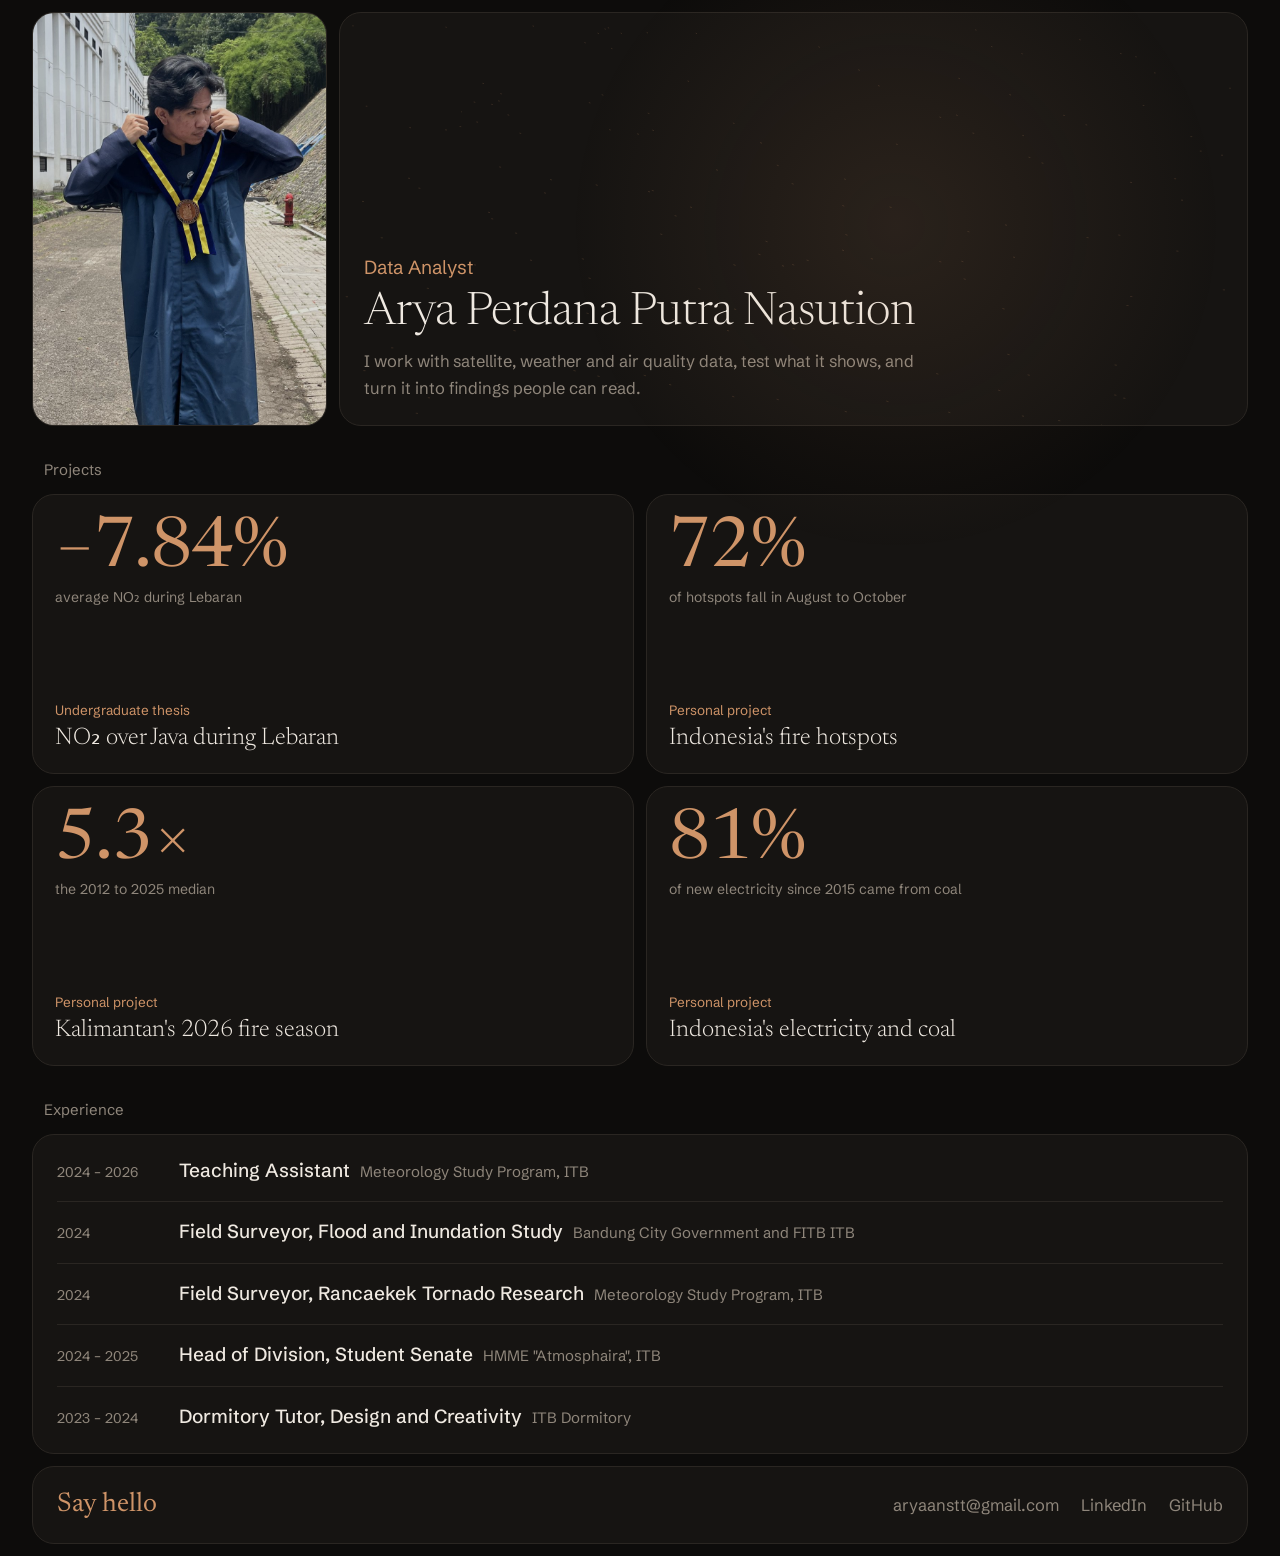
<file: index.html>
<!doctype html>
<html lang="en">
<head>
<meta charset="utf-8">
<meta name="viewport" content="width=device-width, initial-scale=1">
<meta name="description" content="Arya Perdana Putra Nasution, data analyst based in Bandung, Indonesia. Satellite, weather and air quality data projects.">
<meta property="og:title" content="Arya Perdana Putra Nasution | Data Analyst">
<meta property="og:description" content="Satellite, weather and air quality data, turned into findings people can read.">
<meta property="og:type" content="website">
<meta property="og:url" content="https://aryaanstt.github.io/">
<meta property="og:image" content="https://aryaanstt.github.io/assets/og-home.png">
<meta name="twitter:card" content="summary_large_image">
<meta name="theme-color" content="#0d0c0b">
<link rel="icon" href="/favicon.svg" type="image/svg+xml">
<title>Arya Perdana Putra Nasution | Data Analyst</title>
<link rel="preconnect" href="https://fonts.googleapis.com">
<link rel="preconnect" href="https://fonts.gstatic.com" crossorigin>
<link href="https://fonts.googleapis.com/css2?family=Newsreader:ital,opsz,wght@0,6..72,300;1,6..72,300&family=Schibsted+Grotesk:wght@400;500&display=swap" rel="stylesheet">
<link rel="stylesheet" href="css/rasa.css">
<link rel="stylesheet" href="css/rasa2.css">
<style>:root { --latar: #0d0c0b; --ubin: #161412; --teks: #efe9e1; --lembut: #8f867b; --garis: #2a2622; --garis-kuat: #4a3f35; --aksen: #cf9468; --cahaya: rgba(207, 148, 104, .11); --judul: Newsreader; --badan: "Schibsted Grotesk"; } h1, .pk h2 { font-weight: 300; }</style>
</head>
<body>
<script src="js/data.js"></script>
<script src="js/rasa.js"></script>
<script src="js/rasa2.js"></script>
<script>bangun({proyek: 'angka', sisi: 'kiri', angin: 'rgba(207,148,104,.22)'});</script>
</body>
</html>
</file>
<file: css/rasa.css>
/* Dasar bersama opsi N, O, P: ubin bundar, cahaya kursor, angin, pengalaman muncul saat disentuh */
* { box-sizing: border-box; }
html { scroll-behavior: smooth; }
body { margin: 0; background: var(--latar); color: var(--teks); font: 400 16.5px/1.6 var(--badan), system-ui, sans-serif; }
a { color: inherit; text-decoration: none; }
img { display: block; max-width: 100%; }
#lampu { position: fixed; inset: 0; z-index: 3; pointer-events: none; background: radial-gradient(440px at var(--x, 70%) var(--y, 25%), var(--cahaya), transparent 74%); }
.kisi { display: grid; grid-template-columns: repeat(12, 1fr); gap: 12px; width: min(1240px, 100%); margin: 0 auto; padding: 12px; }
.ubin { position: relative; min-width: 0; padding: 24px; border: 1px solid var(--garis); border-radius: 22px; background: var(--ubin); overflow: hidden; transition: border-color .3s; }
.ubin::before { content: ""; position: absolute; inset: 0; z-index: 1; background: radial-gradient(300px at var(--a, 50%) var(--b, 50%), var(--cahaya), transparent 72%); opacity: 0; transition: opacity .3s; pointer-events: none; }
.ubin:hover::before { opacity: 1; }
.ubin:hover { border-color: var(--garis-kuat); }
#angin { position: absolute; inset: 0; width: 100%; height: 100%; }
.potret { padding: 0; }
.potret img { width: 100%; height: 100%; object-fit: cover; object-position: 50% 12%; filter: brightness(.86) saturate(.92); transition: transform 1.1s cubic-bezier(.2, .8, .2, 1), filter .6s; transform: scale(1.04) translate(var(--px, 0), var(--py, 0)); }
.potret:hover img { filter: brightness(.98) saturate(1); }
.proyek { grid-column: span 4; display: flex; flex-direction: column; padding: 12px; }
.proyek figure { margin: 0; height: 200px; padding: 10px; border-radius: 13px; background: #ece9e1; display: grid; place-items: center; overflow: hidden; }
.proyek img { max-height: 100%; object-fit: contain; transition: transform .7s cubic-bezier(.2, .8, .2, 1); }
.proyek:hover img { transform: scale(1.04); }
.proyek div { padding: 14px 10px 8px; }
.proyek small { color: var(--lembut); font-size: 13.5px; }
.proyek h2 { margin: 3px 0 7px; font: 400 23px/1.16 var(--judul), Georgia, serif; }
.proyek p { margin: 0; color: var(--lembut); font-size: 15.5px; }
.sub { grid-column: span 12; margin: 20px 0 0; padding: 0 12px; color: var(--lembut); font-size: 15px; }
.sibak { display: grid; grid-template-rows: 0fr; transition: grid-template-rows .5s cubic-bezier(.2, .8, .2, 1); }
.sibak > div { overflow: hidden; }
.sibak p { margin: 0; color: var(--lembut); }
.alami:hover .sibak, .alami:focus-within .sibak, .alami.buka .sibak { grid-template-rows: 1fr; }
.kontak { grid-column: span 12; display: flex; justify-content: space-between; align-items: center; flex-wrap: wrap; gap: 18px; }
.kontak b { font: 400 27px/1.05 var(--judul), Georgia, serif; color: var(--aksen); }
.kontak div { display: flex; flex-wrap: wrap; gap: 22px; }
.kontak a { color: var(--lembut); transition: color .25s; }
.kontak a:hover { color: var(--teks); }
@media (max-width: 860px) {
  .kisi { padding: 10px; gap: 10px; }
  .proyek { grid-column: 1 / -1; }
}
</file>
<file: css/rasa2.css>
/* Tambahan opsi Q sampai T: foto kecil, proyek hanya judul sampai disentuh, pengalaman vertikal */
.nama { grid-column: span 9; min-height: 46svh; display: flex; flex-direction: column; justify-content: flex-end; }
.nama > div { position: relative; z-index: 2; }
h1 { margin: 0; font: 400 clamp(32px, 3.6vw, 46px)/1.08 var(--judul), Georgia, serif; }
.peran { display: block; margin-bottom: 6px; color: var(--aksen); font-size: clamp(16px, 1.5vw, 19px); }
.nama p { max-width: 560px; margin: 10px 0 0; color: var(--lembut); }
.potret { grid-column: span 3; min-height: 0; aspect-ratio: auto; }
.potret img { position: absolute; inset: 0; object-position: 50% 6%; }
.kiri .potret { order: -1; }
.pk { position: relative; grid-column: span 4; display: block; height: 280px; padding: 0; }
/* empat proyek: dua kolom kali dua baris di layar lebar */
@media (min-width: 861px) { .n4 .pk { grid-column: span 6; } }
.pk .lapis { position: absolute; inset: 0; background-size: cover; background-position: center; transition: transform .8s cubic-bezier(.2, .8, .2, 1), opacity .5s, filter .5s; }
.pk::after { content: ""; position: absolute; inset: 0; background: linear-gradient(transparent 30%, var(--ubin) 92%); pointer-events: none; }
.pk:hover .lapis { transform: scale(1.05); }
.pk .teks { position: absolute; z-index: 2; left: 0; right: 0; bottom: 0; padding: 20px 22px; }
.pk small { color: var(--aksen); font-size: 13.5px; }
.pk h2 { margin: 3px 0 0; font: 400 24px/1.16 var(--judul), Georgia, serif; }
.pk .sibak p { padding-top: 8px; font-size: 15px; }
.pk:hover .sibak, .pk:focus-visible .sibak { grid-template-rows: 1fr; }
.gelap .lapis { filter: invert(1) hue-rotate(180deg) saturate(1.15) brightness(.82); opacity: .78; }
.gelap .pk:hover .lapis { opacity: .3; }
.asli .lapis { filter: brightness(.5) saturate(.85); }
.asli .pk:hover .lapis { filter: brightness(.24) saturate(.85); }
.angka .pk::after { display: none; }
.angka .pk b { position: absolute; top: 20px; left: 22px; z-index: 2; font: 400 clamp(48px, 5.4vw, 70px)/1 var(--judul), Georgia, serif; color: var(--aksen); transition: transform .5s cubic-bezier(.2, .8, .2, 1), opacity .4s; }
.angka .pk i { position: absolute; top: calc(22px + clamp(48px, 5.4vw, 70px)); left: 22px; z-index: 2; font-style: normal; font-size: 14px; color: var(--lembut); transition: opacity .3s; }
.angka .pk:hover b { transform: translateY(-4px) scale(.82); transform-origin: 0 0; }
.angka .pk:hover i { opacity: 0; }
.daftar { grid-column: span 12; padding: 6px 24px; }
.alami { padding: 18px 0; border-bottom: 1px solid var(--garis); cursor: default; }
.alami:last-child { border: 0; }
.kepala { display: grid; grid-template-columns: 110px 1fr; gap: 12px; align-items: baseline; }
.kepala time { color: var(--lembut); font-size: 14px; }
.kepala h3 { margin: 0; font-weight: 500; font-size: 19px; line-height: 1.25; transition: color .3s; }
.kepala h3 span { color: var(--lembut); font-weight: 400; font-size: 15px; margin-left: 10px; }
.alami:hover h3, .alami.buka h3 { color: var(--aksen); }
.sibak p { max-width: 760px; }
.alami > .sibak p { padding: 10px 0 0 122px; }
.dalam { display: grid; grid-template-columns: 1fr 300px; gap: 26px; padding: 12px 0 2px 122px; align-items: center; }
.dalam p { padding: 0 !important; }
.dalam a { display: inline-block; margin-top: 8px; color: var(--aksen); border-bottom: 1px solid var(--aksen); }
.dalam div.g { height: 130px; border-radius: 12px; background-size: cover; background-position: center; filter: invert(1) hue-rotate(180deg) saturate(1.1) brightness(.85); }
@media (max-width: 860px) {
  .nama, .potret, .pk { grid-column: 1 / -1; }
  .nama { min-height: 38svh; }
  .potret { height: 72vw; order: 0 !important; }
  .daftar { padding: 4px 18px; }
  .kepala { grid-template-columns: 1fr; gap: 2px; }
  .kepala h3 span { display: block; margin: 0; }
  .alami > .sibak p { padding-left: 0; }
  .dalam { grid-template-columns: 1fr; padding-left: 0; }
}
@media (hover: none) {
  .pk .sibak { grid-template-rows: 1fr; }
  .pk { height: 320px; }
  .gelap .lapis { opacity: .4; }
  .asli .lapis { filter: brightness(.3) saturate(.85); }
}
</file>
